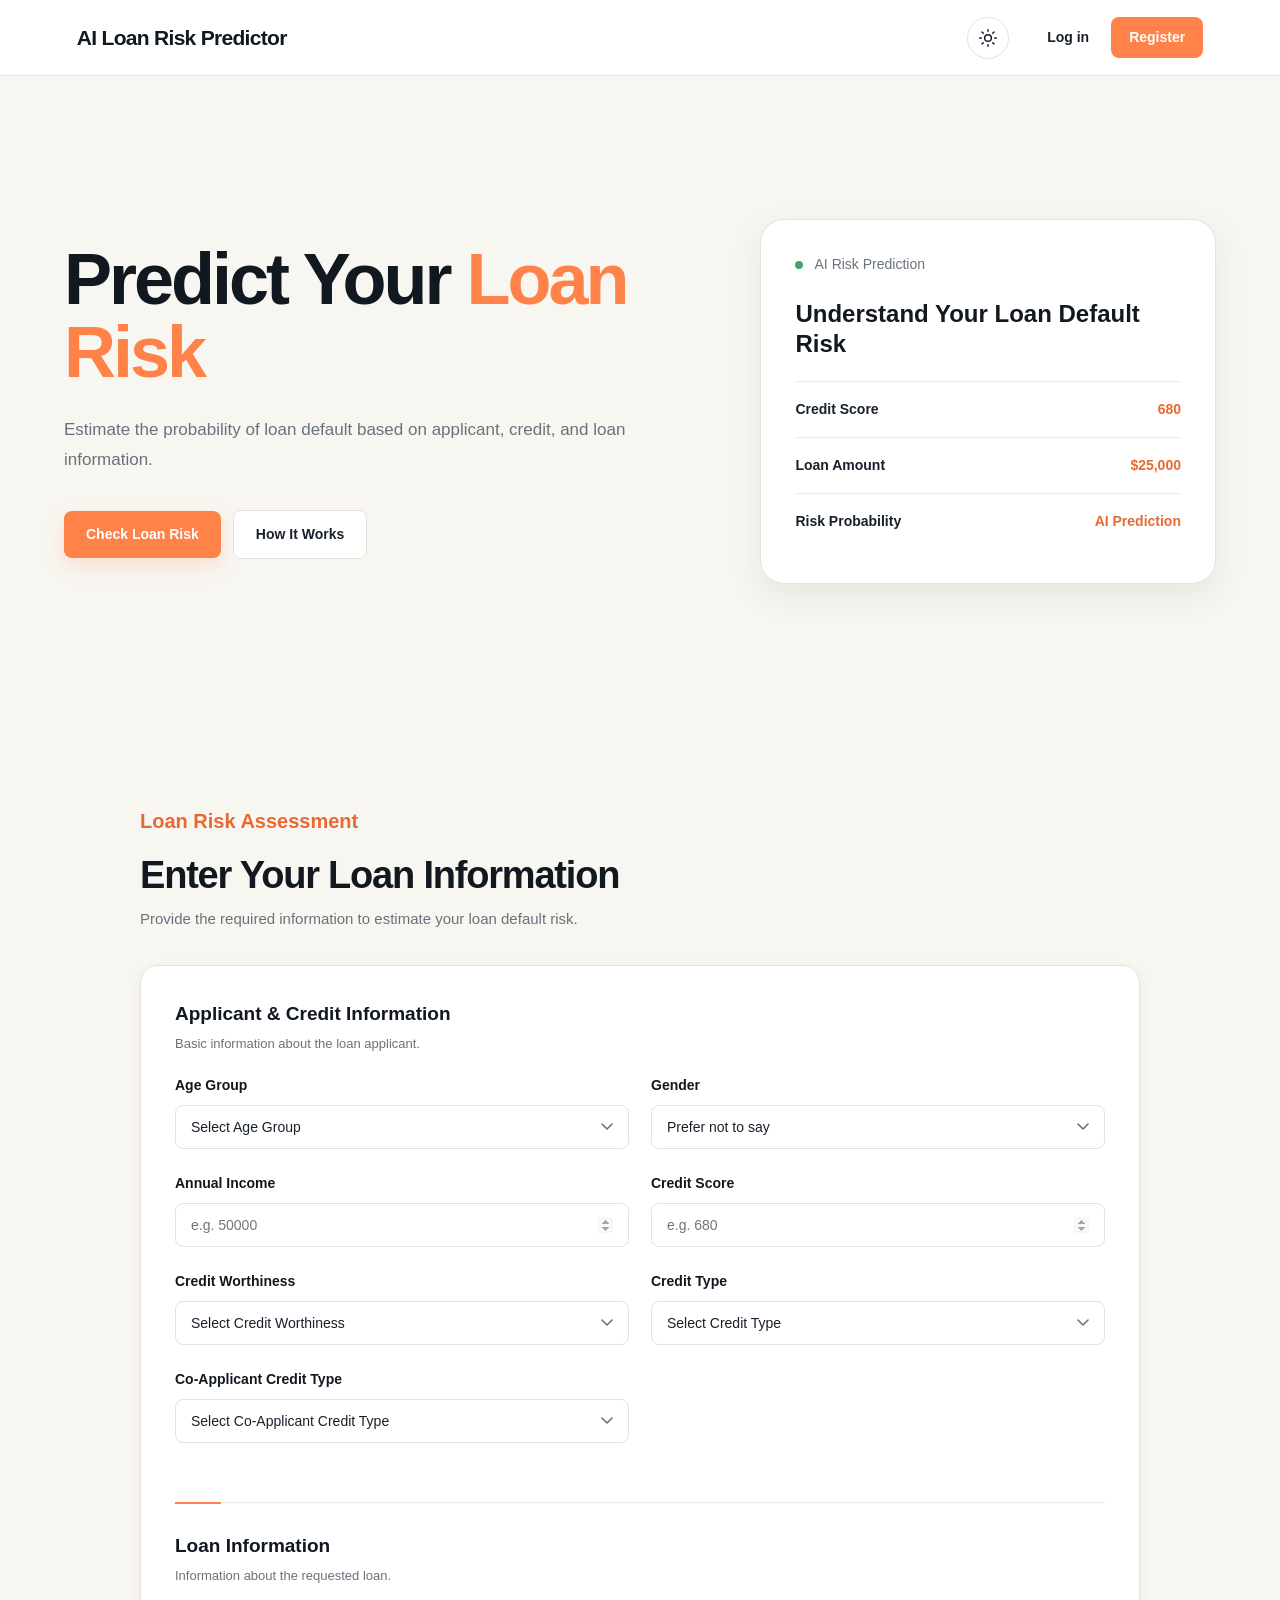
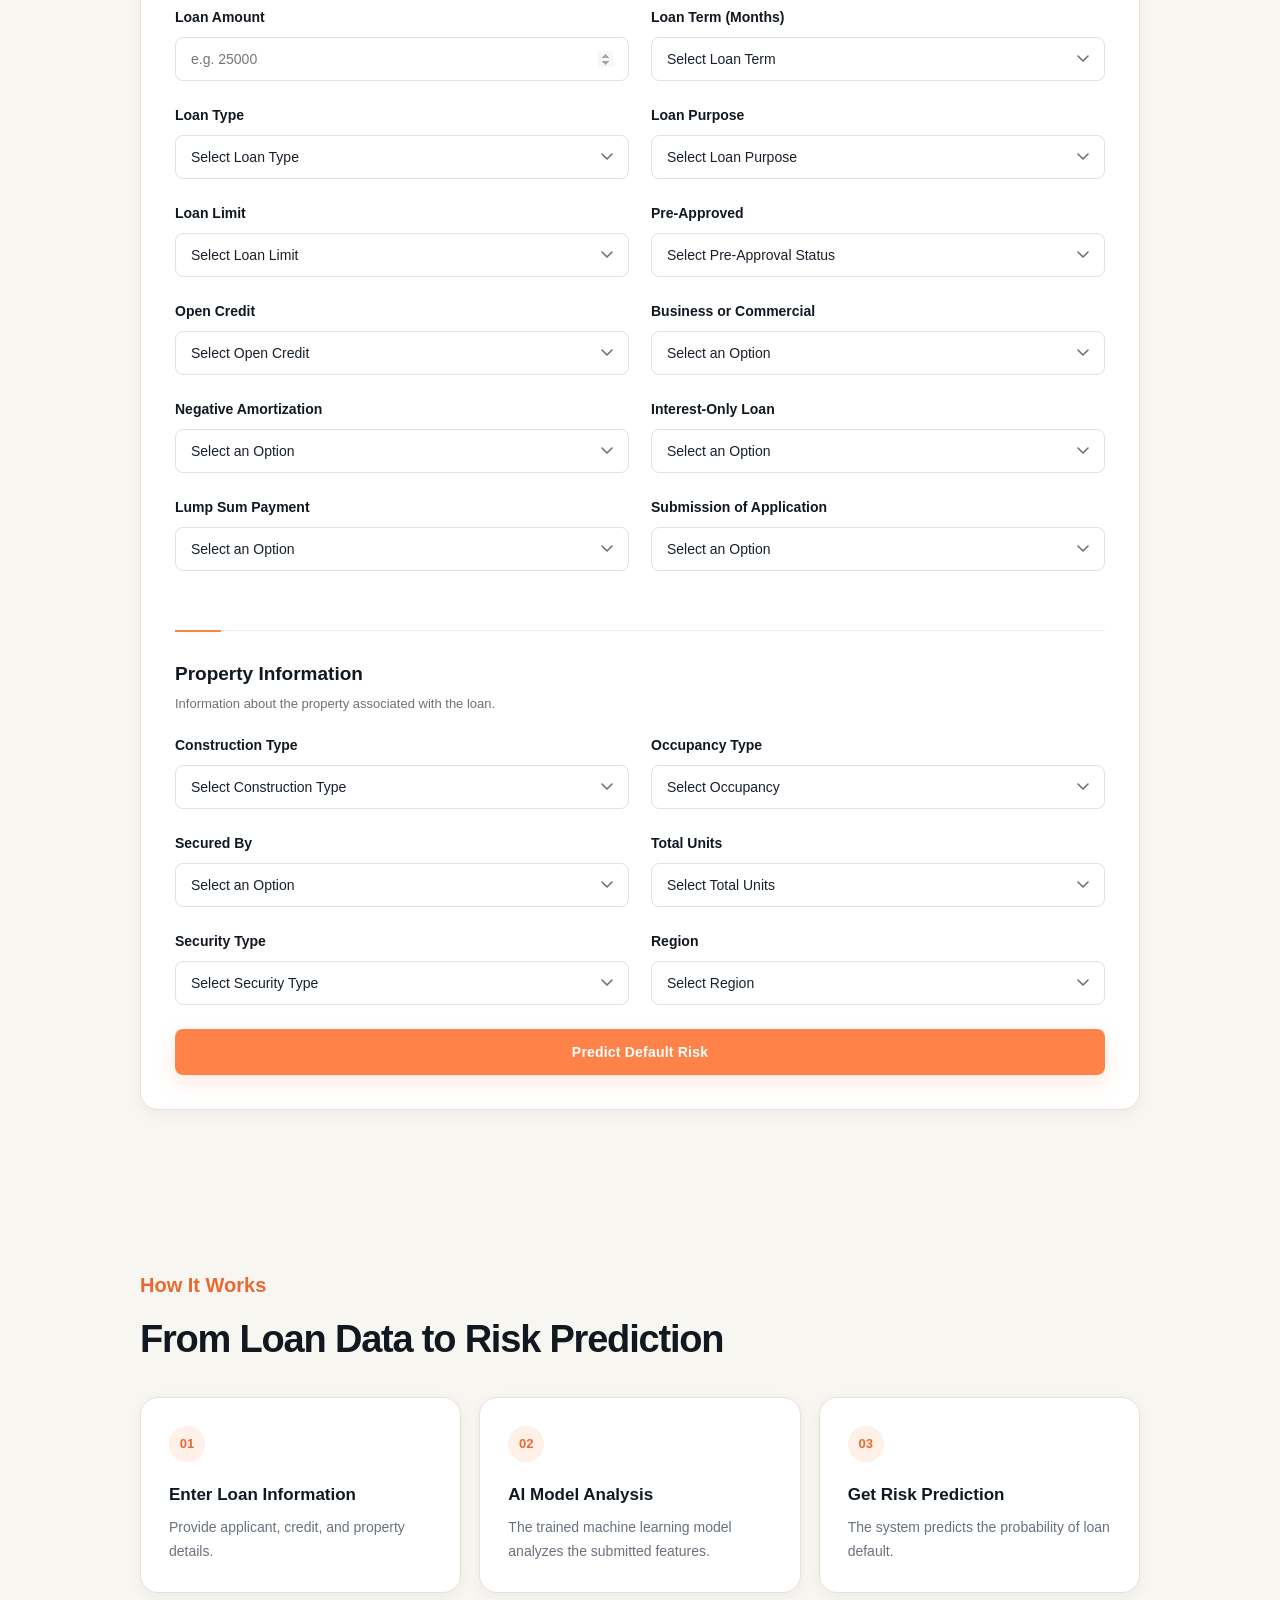
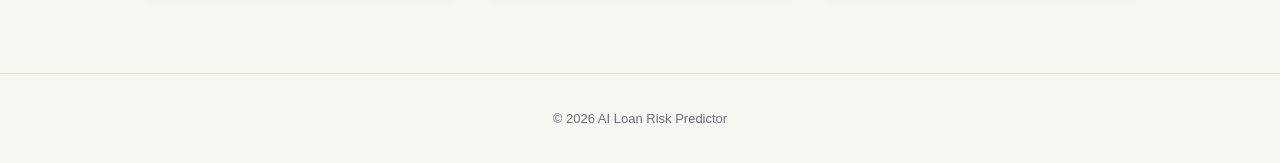
<file: frontend/index.html>
<!DOCTYPE html>
<html lang="en">

<head>
    <meta charset="UTF-8">
    <meta name="viewport" content="width=device-width, initial-scale=1.0">

    <title>AI Loan Risk Predictor</title>

    <link rel="stylesheet" href="css/style.css">
     
    <link rel="icon" type="image/svg+xml" href="./imgs/favicon.svg">
     
</head>

<body class="main-page">

    <!-- ================= NAVBAR ================= -->

    <header class="navbar">

        <div class="logo">
            AI Loan Risk Predictor
        </div>

        <div class="nav-actions">

            <!-- Theme Toggle -->
            <button
                id="theme-toggle"
                class="theme-toggle"
                aria-label="Toggle dark mode"
            >

                <svg
                    id="theme-icon"
                    class="theme-icon"
                    viewBox="0 0 24 24"
                    fill="none"
                >
                    <path
                        d="M21 12.79A9 9 0 1 1 11.21 3
                        7 7 0 0 0 21 12.79Z"
                        stroke="currentColor"
                        stroke-width="1.8"
                        stroke-linecap="round"
                        stroke-linejoin="round"
                    />
                </svg>

            </button>


            <!-- Guest Actions -->

            <div id="guest-actions">

                <a href="login.html" class="nav-link">
                    Log in
                </a>

                <a href="register.html" class="nav-button">
                    Register
                </a>

            </div>


            <!-- User Actions -->

            <div
                id="user-actions"
                class="user-menu hidden"
            >

                <button
                    id="profile-button"
                    class="profile-button"
                >

                    <div
                        class="profile-avatar"
                        id="nav-avatar"
                    >
                        U
                    </div>

                    <span id="nav-username">
                        User
                    </span>

                </button>


                <div
                    id="profile-dropdown"
                    class="profile-dropdown hidden"
                >

                    <a href="profile.html">
                        My Profile
                    </a>

                    <button id="logout-button">
                        Log out
                    </button>

                </div>

            </div>

        </div>

    </header>


    <!-- ================= MAIN ================= -->

    <main>


        <!-- ================= HERO ================= -->

        <section class="hero-section">

            <div class="hero-content">

                <h1>

                    Predict Your
                    <span>Loan Risk</span>

                </h1>

                <p class="hero-description">

                    Estimate the probability of loan default
                    based on applicant, credit, and loan information.

                </p>


                <div class="hero-buttons">

                    <a
                        href="#loan-form"
                        class="primary-button"
                    >
                        Check Loan Risk
                    </a>

                    <a
                        href="#how-it-works"
                        class="secondary-button"
                    >
                        How It Works
                    </a>

                </div>

            </div>


            <!-- ================= HERO CARD ================= -->

            <div class="hero-card">

                <div class="hero-card-header">

                    <span class="status-dot"></span>

                    AI Risk Prediction

                </div>


                <h3>

                    Understand Your
                    Loan Default Risk

                </h3>


                <div class="mini-project">

                    <strong>
                        Credit Score
                    </strong>

                    <span>
                        680
                    </span>

                </div>


                <div class="mini-project">

                    <strong>
                        Loan Amount
                    </strong>

                    <span>
                        $25,000
                    </span>

                </div>


                <div class="mini-project">

                    <strong>
                        Risk Probability
                    </strong>

                    <span>
                        AI Prediction
                    </span>

                </div>

            </div>

        </section>



        <!-- =====================================================
             LOAN FORM
             All field ids below match the exact raw column names
             the trained model's preprocessing pipeline expects.
             All <option value="..."> use the exact category codes
             seen during training (not user-friendly labels) so the
             OneHotEncoder never receives an unseen category.
        ====================================================== -->

        <section
            id="loan-form"
            class="form-section"
        >

            <div class="section-heading">

                <p class="section-label">
                     Loan Risk Assessment
                </p>

                <h2>
                    Enter Your Loan Information
                </h2>

                <p>
                    Provide the required information to
                    estimate your loan default risk.
                </p>

            </div>



            <div class="project-form-card">


                <!-- =================================================
                     APPLICANT & CREDIT INFORMATION
                ================================================== -->

                <div class="form-section-title">

                    <h3>
                        Applicant &amp; Credit Information
                    </h3>

                    <p>
                        Basic information about the loan applicant.
                    </p>

                </div>


                <div class="form-grid">


                    <!-- age (ordinal: <25, 25-34, 35-44, 45-54, 55-64, 65-74, >74) -->

                    <div class="input-group">

                        <label for="age">
                            Age Group
                        </label>

                        <select id="age">

                            <option value="">
                                Select Age Group
                            </option>

                            <option value="&lt;25">
                                Under 25
                            </option>

                            <option value="25-34">
                                25 - 34
                            </option>

                            <option value="35-44">
                                35 - 44
                            </option>

                            <option value="45-54">
                                45 - 54
                            </option>

                            <option value="55-64">
                                55 - 64
                            </option>

                            <option value="65-74">
                                65 - 74
                            </option>

                            <option value="&gt;74">
                                Over 74
                            </option>

                        </select>

                    </div>


                    <!-- Gender (Male / Female / Joint) -->

                    <div class="input-group">

                        <label for="Gender">
                            Gender
                        </label>

                        <select id="Gender">

                            <option value="">
                                Prefer not to say
                            </option>

                            <option value="Male">
                                Male
                            </option>

                            <option value="Female">
                                Female
                            </option>

                            <option value="Joint">
                                Joint Application
                            </option>

                        </select>

                    </div>


                    <!-- income (numeric) -->

                    <div class="input-group">

                        <label for="income">
                            Annual Income
                        </label>

                        <input
                            type="number"
                            id="income"
                            placeholder="e.g. 50000"
                            min="0"
                        >

                    </div>


                    <!-- Credit_Score (numeric, 300-850) -->

                    <div class="input-group">

                        <label for="Credit_Score">
                            Credit Score
                        </label>

                        <input
                            type="number"
                            id="Credit_Score"
                            placeholder="e.g. 680"
                            min="300"
                            max="850"
                        >

                    </div>


                    <!-- Credit_Worthiness (l1 / l2 - only two levels in training data) -->

                    <div class="input-group">

                        <label for="Credit_Worthiness">
                            Credit Worthiness
                        </label>

                        <select id="Credit_Worthiness">

                            <option value="">
                                Select Credit Worthiness
                            </option>

                            <option value="l1">
                                Level 1
                            </option>

                            <option value="l2">
                                Level 2
                            </option>

                        </select>

                    </div>


                    <!-- credit_type (EXP / EQUI / CRIF / CIB) -->

                    <div class="input-group">

                        <label for="credit_type">
                            Credit Type
                        </label>

                        <select id="credit_type">

                            <option value="">
                                Select Credit Type
                            </option>

                            <option value="CIB">
                                CIB
                            </option>

                            <option value="CRIF">
                                CRIF
                            </option>

                            <option value="EXP">
                                EXP
                            </option>

                            <option value="EQUI">
                                EQUI
                            </option>

                        </select>

                    </div>


                    <!-- co-applicant_credit_type (CIB / EXP) -->

                    <div class="input-group">

                        <label for="co-applicant_credit_type">
                            Co-Applicant Credit Type
                        </label>

                        <select id="co-applicant_credit_type">

                            <option value="">
                                Select Co-Applicant Credit Type
                            </option>

                            <option value="CIB">
                                CIB
                            </option>

                            <option value="EXP">
                                EXP
                            </option>

                        </select>

                    </div>

                </div>



                <!-- =================================================
                     LOAN INFORMATION
                ================================================== -->

                <div class="form-section-title">

                    <h3>
                        Loan Information
                    </h3>

                    <p>
                        Information about the requested loan.
                    </p>

                </div>


                <div class="form-grid">


                    <!-- loan_amount (numeric) -->

                    <div class="input-group">

                        <label for="loan_amount">
                            Loan Amount
                        </label>

                        <input
                            type="number"
                            id="loan_amount"
                            placeholder="e.g. 25000"
                            min="0"
                        >

                    </div>


                    <!-- term (numeric, months) -->

                    <div class="input-group">

                        <label for="term">
                            Loan Term (Months)
                        </label>

                        <select id="term">

                            <option value="">
                                Select Loan Term
                            </option>

                            <option value="12">
                                12 Months
                            </option>

                            <option value="24">
                                24 Months
                            </option>

                            <option value="36">
                                36 Months
                            </option>

                            <option value="180">
                                180 Months
                            </option>

                            <option value="360">
                                360 Months
                            </option>

                        </select>

                    </div>


                    <!-- loan_type (type1 / type2 / type3) -->

                    <div class="input-group">

                        <label for="loan_type">
                            Loan Type
                        </label>

                        <select id="loan_type">

                            <option value="">
                                Select Loan Type
                            </option>

                            <option value="type1">
                                Type 1
                            </option>

                            <option value="type2">
                                Type 2
                            </option>

                            <option value="type3">
                                Type 3
                            </option>

                        </select>

                    </div>


                    <!-- loan_purpose (p1 / p2 / p3 / p4) -->

                    <div class="input-group">

                        <label for="loan_purpose">
                            Loan Purpose
                        </label>

                        <select id="loan_purpose">

                            <option value="">
                                Select Loan Purpose
                            </option>

                            <option value="p1">
                                Purpose 1
                            </option>

                            <option value="p2">
                                Purpose 2
                            </option>

                            <option value="p3">
                                Purpose 3
                            </option>

                            <option value="p4">
                                Purpose 4
                            </option>

                        </select>

                    </div>


                    <!-- loan_limit (cf / ncf) -->

                    <div class="input-group">

                        <label for="loan_limit">
                            Loan Limit
                        </label>

                        <select id="loan_limit">

                            <option value="">
                                Select Loan Limit
                            </option>

                            <option value="cf">
                                Conforming
                            </option>

                            <option value="ncf">
                                Non-Conforming
                            </option>

                        </select>

                    </div>


                    <!-- approv_in_adv (nopre / pre) -->

                    <div class="input-group">

                        <label for="approv_in_adv">
                            Pre-Approved
                        </label>

                        <select id="approv_in_adv">

                            <option value="">
                                Select Pre-Approval Status
                            </option>

                            <option value="pre">
                                Pre-Approved
                            </option>

                            <option value="nopre">
                                Not Pre-Approved
                            </option>

                        </select>

                    </div>


                    <!-- open_credit (nopc / opc) -->

                    <div class="input-group">

                        <label for="open_credit">
                            Open Credit
                        </label>

                        <select id="open_credit">

                            <option value="">
                                Select Open Credit
                            </option>

                            <option value="opc">
                                Yes
                            </option>

                            <option value="nopc">
                                No
                            </option>

                        </select>

                    </div>


                    <!-- business_or_commercial (nob/c / b/c) -->

                    <div class="input-group">

                        <label for="business_or_commercial">
                            Business or Commercial
                        </label>

                        <select id="business_or_commercial">

                            <option value="">
                                Select an Option
                            </option>

                            <option value="b/c">
                                Business / Commercial
                            </option>

                            <option value="nob/c">
                                Not Business / Commercial
                            </option>

                        </select>

                    </div>


                    <!-- Neg_ammortization (not_neg / neg_amm) -->

                    <div class="input-group">

                        <label for="Neg_ammortization">
                            Negative Amortization
                        </label>

                        <select id="Neg_ammortization">

                            <option value="">
                                Select an Option
                            </option>

                            <option value="neg_amm">
                                Yes
                            </option>

                            <option value="not_neg">
                                No
                            </option>

                        </select>

                    </div>


                    <!-- interest_only (not_int / int_only) -->

                    <div class="input-group">

                        <label for="interest_only">
                            Interest-Only Loan
                        </label>

                        <select id="interest_only">

                            <option value="">
                                Select an Option
                            </option>

                            <option value="int_only">
                                Yes
                            </option>

                            <option value="not_int">
                                No
                            </option>

                        </select>

                    </div>


                    <!-- lump_sum_payment (not_lpsm / lpsm) -->

                    <div class="input-group">

                        <label for="lump_sum_payment">
                            Lump Sum Payment
                        </label>

                        <select id="lump_sum_payment">

                            <option value="">
                                Select an Option
                            </option>

                            <option value="lpsm">
                                Yes
                            </option>

                            <option value="not_lpsm">
                                No
                            </option>

                        </select>

                    </div>


                    <!-- submission_of_application (to_inst / not_inst) -->

                    <div class="input-group">

                        <label for="submission_of_application">
                            Submission of Application
                        </label>

                        <select id="submission_of_application">

                            <option value="">
                                Select an Option
                            </option>

                            <option value="to_inst">
                                To Institution
                            </option>

                            <option value="not_inst">
                                Not to Institution
                            </option>

                        </select>

                    </div>

                </div>



                <!-- =================================================
                     PROPERTY INFORMATION
                ================================================== -->

                <div class="form-section-title">

                    <h3>
                        Property Information
                    </h3>

                    <p>
                        Information about the property associated
                        with the loan.
                    </p>

                </div>


                <div class="form-grid">


                    <!-- construction_type (sb / mh) -->

                    <div class="input-group">

                        <label for="construction_type">
                            Construction Type
                        </label>

                        <select id="construction_type">

                            <option value="">
                                Select Construction Type
                            </option>

                            <option value="sb">
                                Site Built
                            </option>

                            <option value="mh">
                                Manufactured Housing
                            </option>

                        </select>

                    </div>


                    <!-- occupancy_type (pr / sr / ir) -->

                    <div class="input-group">

                        <label for="occupancy_type">
                            Occupancy Type
                        </label>

                        <select id="occupancy_type">

                            <option value="">
                                Select Occupancy
                            </option>

                            <option value="pr">
                                Primary Residence
                            </option>

                            <option value="sr">
                                Secondary Residence
                            </option>

                            <option value="ir">
                                Investment
                            </option>

                        </select>

                    </div>


                    <!-- Secured_by (home / land) -->

                    <div class="input-group">

                        <label for="Secured_by">
                            Secured By
                        </label>

                        <select id="Secured_by">

                            <option value="">
                                Select an Option
                            </option>

                            <option value="home">
                                Home
                            </option>

                            <option value="land">
                                Land
                            </option>

                        </select>

                    </div>


                    <!-- total_units (1U / 2U / 3U / 4U) -->

                    <div class="input-group">

                        <label for="total_units">
                            Total Units
                        </label>

                        <select id="total_units">

                            <option value="">
                                Select Total Units
                            </option>

                            <option value="1U">
                                1 Unit
                            </option>

                            <option value="2U">
                                2 Units
                            </option>

                            <option value="3U">
                                3 Units
                            </option>

                            <option value="4U">
                                4 Units
                            </option>

                        </select>

                    </div>


                    <!-- Security_Type (direct / Indirect) -->

                    <div class="input-group">

                        <label for="Security_Type">
                            Security Type
                        </label>

                        <select id="Security_Type">

                            <option value="">
                                Select Security Type
                            </option>

                            <option value="direct">
                                Direct
                            </option>

                            <option value="Indirect">
                                Indirect
                            </option>

                        </select>

                    </div>


                    <!-- Region (south / North / central / North-East) -->

                    <div class="input-group">

                        <label for="Region">
                            Region
                        </label>

                        <select id="Region">

                            <option value="">
                                Select Region
                            </option>

                            <option value="North">
                                North
                            </option>

                            <option value="North-East">
                                North-East
                            </option>

                            <option value="south">
                                South
                            </option>

                            <option value="central">
                                Central
                            </option>

                        </select>

                    </div>

                </div>



                <!-- =================================================
                     PREDICT BUTTON
                ================================================== -->

                <button
                    id="predict-button"
                    class="recommend-button"
                    type="button"
                >

                    Predict Default Risk

                </button>


                <p
                    id="prediction-error"
                    class="prediction-error hidden"
                ></p>

            </div>

        </section>



        <!-- =====================================================
             RESULT
        ====================================================== -->

        <section
            id="prediction-result"
            class="recommendations-section hidden"
        >

            <div class="section-heading">

                <p class="section-label">
                    AI Prediction
                </p>

                <h2>
                    Your Loan Risk Result
                </h2>

            </div>


            <div class="result-card">


                <div class="result-header">

                    <div>

                        <p class="result-label">
                            Default Risk
                        </p>

                        <h3 id="risk-level">
                            High Risk
                        </h3>

                    </div>


                    <div class="risk-badge" id="risk-badge">
                        High Risk
                    </div>

                </div>


                <div class="probability-box">

                    <span id="risk-probability">
                        72.4%
                    </span>

                    <p>
                        Default Probability
                    </p>

                </div>


                <div class="result-details">


                    <div class="result-detail">

                        <span>
                            Age Group
                        </span>

                        <strong id="result-age">
                            —
                        </strong>

                    </div>


                    <div class="result-detail">

                        <span>
                            Credit Score
                        </span>

                        <strong id="result-credit-score">
                            —
                        </strong>

                    </div>


                    <div class="result-detail">

                        <span>
                            Loan Amount
                        </span>

                        <strong id="result-loan-amount">
                            —
                        </strong>

                    </div>


                    <div class="result-detail">

                        <span>
                            Region
                        </span>

                        <strong id="result-region">
                            —
                        </strong>

                    </div>

                </div>


                <div class="result-note">

                    <p>
                        This prediction is generated based on
                        the information provided above.
                    </p>

                </div>


                <button
                    id="predict-again"
                    class="recommend-button"
                    type="button"
                >

                    Predict Again

                </button>

            </div>

        </section>



        <!-- =====================================================
             HOW IT WORKS
        ====================================================== -->

        <section
            id="how-it-works"
            class="how-section"
        >

            <div class="section-heading">

                <p class="section-label">
                    How It Works
                </p>

                <h2>
                    From Loan Data to Risk Prediction
                </h2>

            </div>


            <div class="steps">


                <!-- STEP 01 -->

                <div class="step-card">

                    <div class="step-number">
                        01
                    </div>

                    <h3>
                        Enter Loan Information
                    </h3>

                    <p>
                        Provide applicant, credit,
                        and property details.
                    </p>

                </div>


                <!-- STEP 02 -->

                <div class="step-card">

                    <div class="step-number">
                        02
                    </div>

                    <h3>
                        AI Model Analysis
                    </h3>

                    <p>
                        The trained machine learning model
                        analyzes the submitted features.
                    </p>

                </div>


                <!-- STEP 03 -->

                <div class="step-card">

                    <div class="step-number">
                        03
                    </div>

                    <h3>
                        Get Risk Prediction
                    </h3>

                    <p>
                        The system predicts the probability
                        of loan default.
                    </p>

                </div>

            </div>

        </section>

    </main>



    <!-- ================= FOOTER ================= -->

    <footer class="footer">

        <p>
            © 2026 AI Loan Risk Predictor
        </p>

    </footer>



    <!-- ================= JAVASCRIPT ================= -->

    <script src="js/config.js"></script>
    <script src="js/main.js"></script>

</body>

</html>
</file>
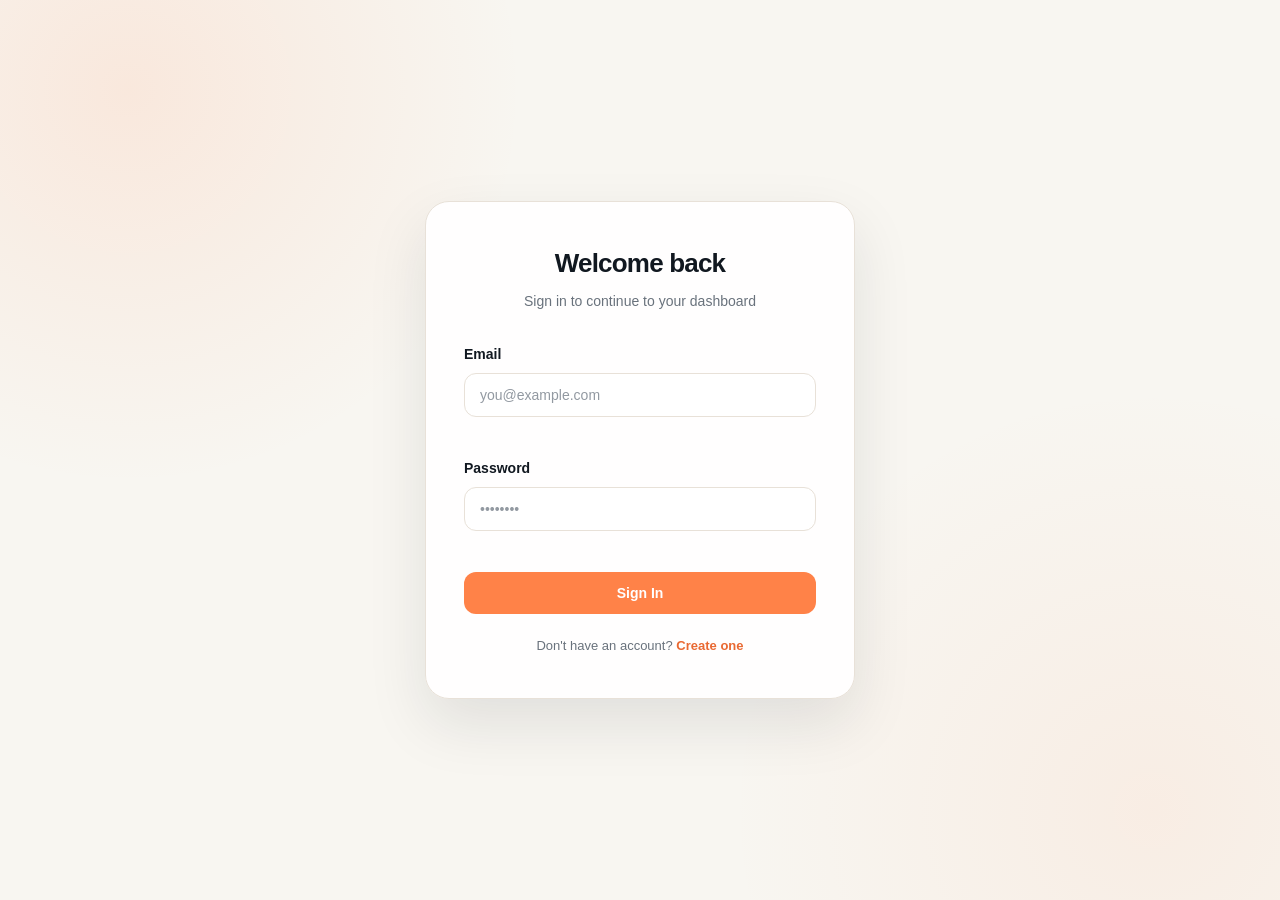
<file: frontend/login.html>
<!DOCTYPE html>
<html lang="en">
<head>
<meta charset="UTF-8">
<meta name="viewport" content="width=device-width, initial-scale=1.0">
<title>Sign In</title>
<link rel="stylesheet" href="css/style.css">
 <link rel="icon" type="image/svg+xml" href="./imgs/favicon.svg">
    
</head>
<body class="auth-page">

<div class="auth-wrapper">
  <div class="glass-card">

    <div class="brand">
      <h1>Welcome back</h1>
      <p>Sign in to continue to your dashboard</p>
    </div>

    <div id="banner" class="banner error"></div>

    <form id="login-form" novalidate>
      <div class="form-group">
        <label for="email">Email</label>
        <input type="email" id="email" placeholder="you@example.com" autocomplete="email">
        <div class="field-error" id="email-error"></div>
      </div>

      <div class="form-group">
        <label for="password">Password</label>
        <input type="password" id="password" placeholder="••••••••" autocomplete="current-password">
        <div class="field-error" id="password-error"></div>
      </div>

      

      <button type="submit" class="btn-primary" id="submit-btn">Sign In</button>
    </form>

    

    <div class="form-footer">
      Don't have an account? <a href="register.html">Create one</a>
    </div>

  </div>
</div>

<script src="js/main.js"></script>
<script src="./js/config.js"></script>
<script src="js/auth.js"></script>
</body>
</html>
</file>
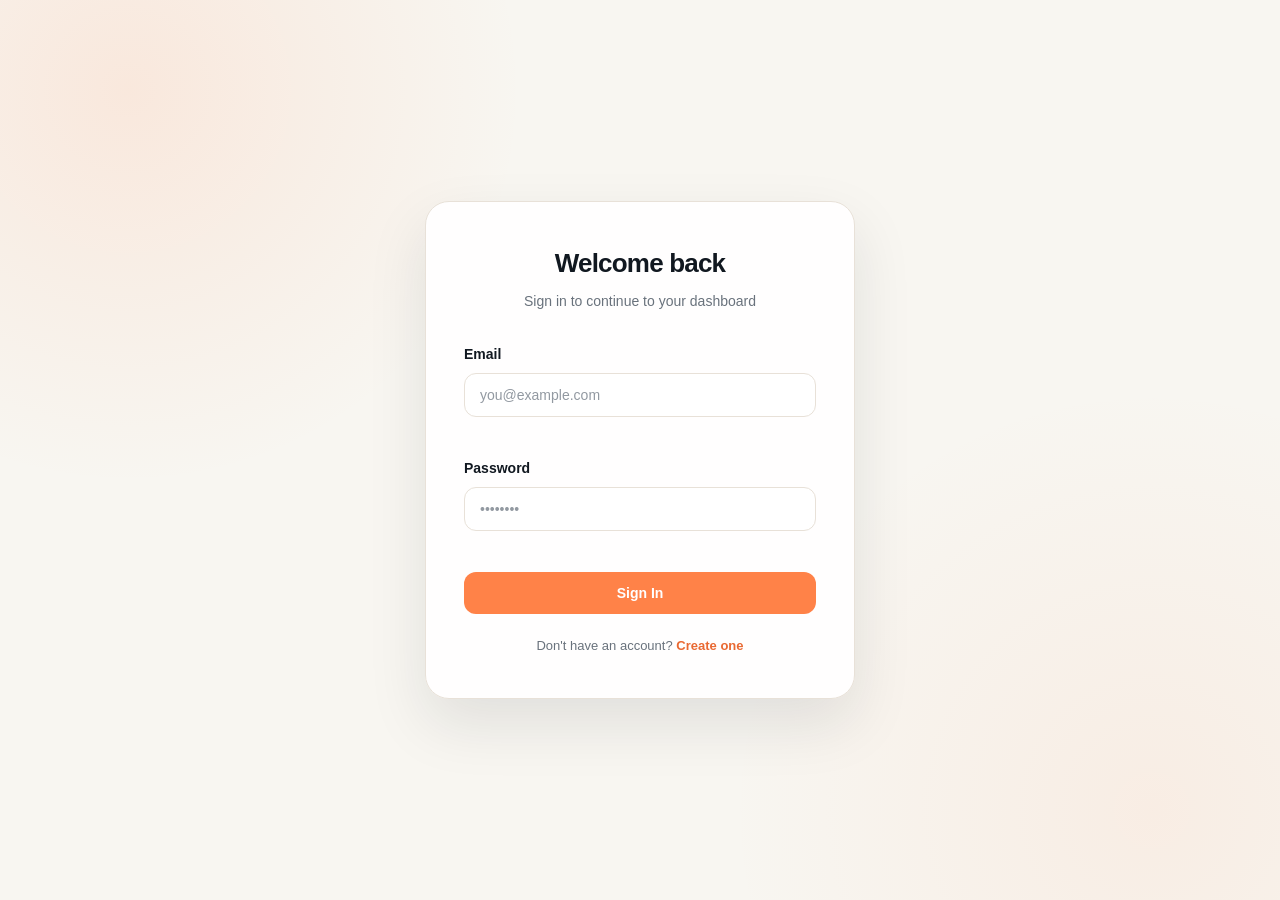
<file: frontend/profile.html>
<!DOCTYPE html>
<html lang="en">

<head>

    <meta charset="UTF-8">

    <meta
        name="viewport"
        content="width=device-width, initial-scale=1.0"
    >

    <title>
        My Profile
    </title>

    <link
        rel="stylesheet"
        href="css/style.css"
    >
    <link rel="icon" type="image/svg+xml" href="./imgs/favicon.svg">
</head>


<body class="main-page">


    <!-- ================= NAVBAR ================= -->

    <header class="navbar">

        <div class="logo">
            AI Loan Risk Predictor
        </div>

        <div class="nav-actions">

            <!-- Theme Toggle -->
            <button
                id="theme-toggle"
                class="theme-toggle"
                aria-label="Toggle dark mode"
            >

                <svg
                    id="theme-icon"
                    class="theme-icon"
                    viewBox="0 0 24 24"
                    fill="none"
                >
                    <path
                        d="M21 12.79A9 9 0 1 1 11.21 3
                        7 7 0 0 0 21 12.79Z"
                        stroke="currentColor"
                        stroke-width="1.8"
                        stroke-linecap="round"
                        stroke-linejoin="round"
                    />
                </svg>

            </button>


            <!-- Guest Actions -->

            <div id="guest-actions" class="hidden">

                <a href="login.html" class="nav-link">
                    Log in
                </a>

                <a href="register.html" class="nav-button">
                    Register
                </a>

            </div>


            <!-- User Actions -->

            <div
                id="user-actions"
                class="user-menu"
            >

                <button
                    id="profile-button"
                    class="profile-button"
                >

                    <div
                        class="profile-avatar"
                        id="nav-avatar"
                    >
                        U
                    </div>

                    <span id="nav-username">
                        User
                    </span>

                </button>


                <div
                    id="profile-dropdown"
                    class="profile-dropdown hidden"
                >

                    <a href="profile.html">
                        My Profile
                    </a>

                    <button id="logout-button">
                        Log out
                    </button>

                </div>

            </div>

        </div>

    </header>


    <!-- ================= MAIN ================= -->

    <main>


        <div class="page-shell">


            <!-- ================= TOP BAR ================= -->

            <div class="top-bar">

                <h1>
                    My Profile
                </h1>

                <button
                    class="btn-logout"
                    id="logout-btn"
                    type="button"
                >
                    Log out
                </button>

            </div>


            <!-- ================= BANNER ================= -->

            <div
                id="banner"
                class="banner error"
            ></div>



            <!-- ================= PROFILE CARD ================= -->

            <div class="profile-card">


                <!-- ================= PROFILE HEADER ================= -->

                <div class="profile-header">

                    <div
                        class="avatar-circle"
                        id="avatar-initial"
                    >
                        ?
                    </div>


                    <div>

                        <div
                            class="name"
                            id="display-name"
                        >
                            Loading…
                        </div>


                        <div
                            class="email"
                            id="display-email"
                        >
                        </div>

                    </div>

                </div>



                <!-- ================= PROFILE FORM ================= -->

                <form
                    id="profile-form"
                    novalidate
                >


                    <div class="profile-grid">


                        <!-- ================= FULL NAME ================= -->

                        <div class="form-group">

                            <label for="full_name">
                                Full Name
                            </label>

                            <input
                                type="text"
                                id="full_name"
                                disabled
                            >

                        </div>



                        <!-- ================= EMAIL ================= -->

                        <div class="form-group">

                            <label for="email">
                                Email
                            </label>

                            <input
                                type="email"
                                id="email"
                                disabled
                            >

                        </div>


                    </div>



                    <!-- ================= ACTIONS ================= -->

                    <div class="profile-actions">


                        <button
                            type="button"
                            class="btn-secondary"
                            id="edit-btn"
                        >
                            Edit Profile
                        </button>


                        <button
                            type="submit"
                            class="btn-primary"
                            id="save-btn"
                            style="display: none;"
                        >
                            Save Changes
                        </button>


                    </div>


                </form>


            </div>

        </div>

    </main>


    <!-- ================= FOOTER ================= -->

    <footer class="footer">

        <p>
            © 2026 AI Loan Risk Predictor
        </p>

    </footer>



    <script src="js/config.js"></script>
    <script src="js/main.js"></script>
    <script src="js/profile.js"></script>

</body>

</html>
</file>
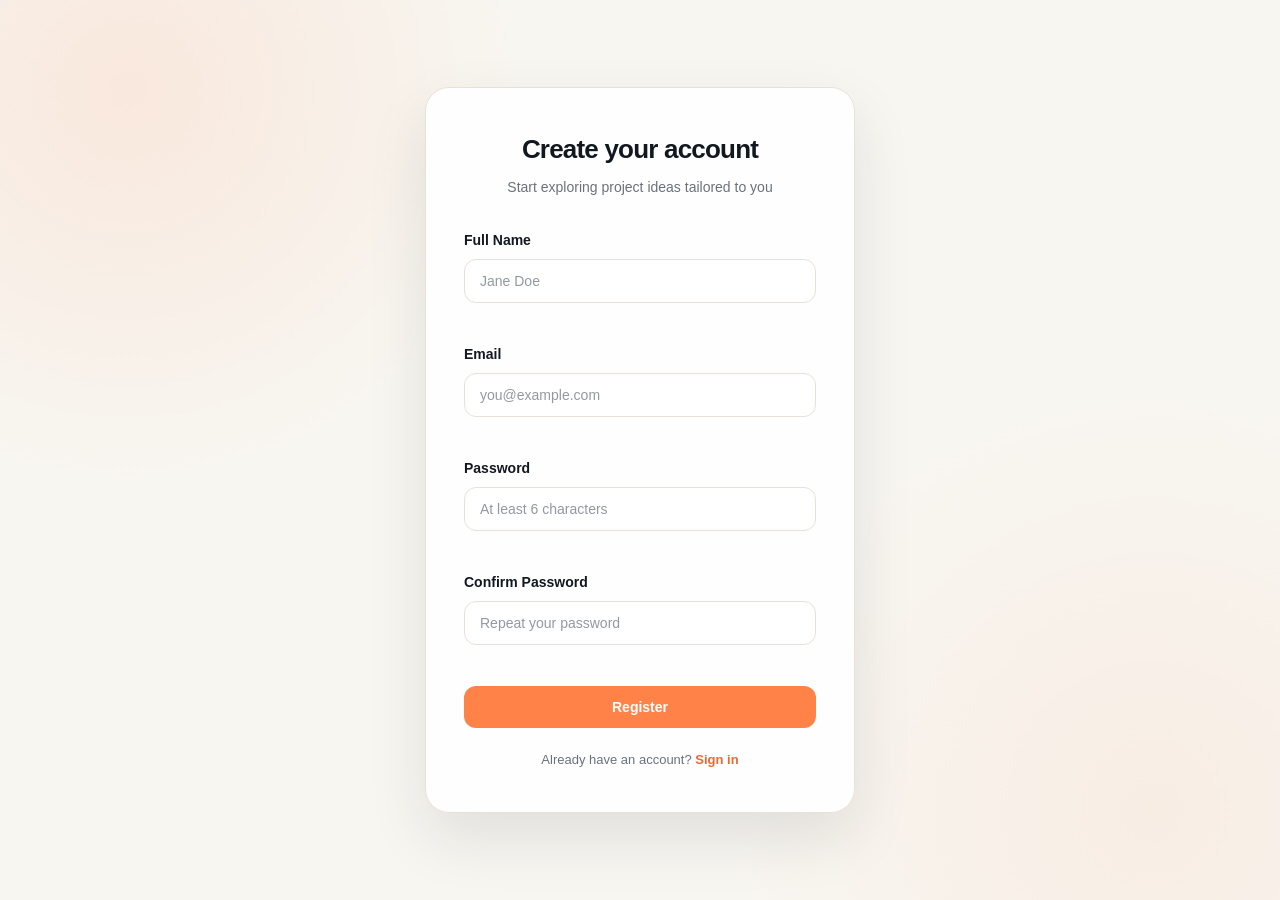
<file: frontend/register.html>
<!DOCTYPE html>
<html lang="en">
<head>
<meta charset="UTF-8">
<meta name="viewport" content="width=device-width, initial-scale=1.0">
<title>Create Account</title>
<link rel="stylesheet" href="css/style.css">
<link rel="icon" type="image/svg+xml" href="./imgs/favicon.svg">
</head>
<body class="auth-page">

<div class="auth-wrapper">
  <div class="glass-card">

    <div class="brand">
      <h1>Create your account</h1>
      <p>Start exploring project ideas tailored to you</p>
    </div>

    <div id="banner" class="banner error"></div>

    <form id="register-form" novalidate>
      <div class="form-group">
        <label for="full_name">Full Name</label>
        <input type="text" id="full_name" placeholder="Jane Doe" autocomplete="name">
        <div class="field-error" id="full_name-error"></div>
      </div>

      <div class="form-group">
        <label for="email">Email</label>
        <input type="email" id="email" placeholder="you@example.com" autocomplete="email">
        <div class="field-error" id="email-error"></div>
      </div>

      <div class="form-group">
        <label for="password">Password</label>
        <input type="password" id="password" placeholder="At least 6 characters" autocomplete="new-password">
        <div class="field-error" id="password-error"></div>
      </div>

      <div class="form-group">
        <label for="confirm_password">Confirm Password</label>
        <input type="password" id="confirm_password" placeholder="Repeat your password" autocomplete="new-password">
        <div class="field-error" id="confirm_password-error"></div>
      </div>

      <button type="submit" class="btn-primary" id="submit-btn">Register</button>
    </form>

    <div class="form-footer">
      Already have an account? <a href="login.html">Sign in</a>
    </div>

  </div>
</div>

<script src="js/main.js"></script>
<script src="./js/config.js"></script>
<script src="js/auth.js"></script>
</body>
</html>
</file>
<file: frontend/css/style.css>
/* =========================================================
   1. DESIGN TOKENS
   ========================================================= */

:root {
    --bg: #f8f6f1;
    --surface: #ffffff;
    --surface-soft: #fcfaf6;

    --primary: #ff8248;
    --primary-dark: #e96932;
    --primary-light: #fff0e8;

    --text: #18212b;
    --text-dark: #111820;
    --muted: #69727c;
    --muted-light: #9299a1;

    --border: #e8e1d8;
    --border-light: #f0ebe4;

    --success: #43a66a;
    --success-light: #eef9f2;
    --warning: #c98a17;
    --warning-light: #fff8e6;
    --error: #d9534f;
    --error-light: #fff0ef;

    --shadow-sm:
        0 4px 15px rgba(24, 33, 43, 0.05);

    --shadow-md:
        0 12px 35px rgba(24, 33, 43, 0.08);

    --shadow-lg:
        0 25px 60px rgba(24, 33, 43, 0.10);

    --radius-sm: 8px;
    --radius-md: 12px;
    --radius-lg: 18px;
    --radius-xl: 24px;

    --font-body:
        Inter,
        "Segoe UI",
        Arial,
        Helvetica,
        sans-serif;

    --font-heading:
        Inter,
        "Segoe UI",
        Arial,
        Helvetica,
        sans-serif;

    color-scheme: light;
}


/* =========================================================
   DARK MODE TOKENS
   ========================================================= */

body.dark-mode {
    --bg: #171614;
    --surface: #211f1c;
    --surface-soft: #25221f;

    --primary: #ff8a4c;
    --primary-dark: #ff7335;
    --primary-light: rgba(255, 138, 76, 0.14);

    --text: #ffffff;
    --text-dark: #ffffff;
    --muted: #b8b3ad;
    --muted-light: #77716a;

    --border: #39342e;
    --border-light: #2d2924;

    --success: #56c087;
    --success-light: rgba(67, 166, 106, 0.15);
    --warning: #e0a83f;
    --warning-light: rgba(201, 138, 23, 0.15);
    --error: #ef6b67;
    --error-light: rgba(217, 83, 79, 0.15);

    color-scheme: dark;
}


/* =========================================================
   RESET
   ========================================================= */

* {
    box-sizing: border-box;
    margin: 0;
    padding: 0;
}

html {
    scroll-behavior: smooth;
}

body {
    min-height: 100vh;
    font-family: var(--font-body);
    color: var(--text);
    background: var(--bg);
    line-height: 1.5;
    overflow-x: hidden;
}

button,
input,
textarea,
select {
    font-family: inherit;
}

button {
    cursor: pointer;
}

a {
    color: inherit;
}


/* =========================================================
   GENERAL UTILITIES
   ========================================================= */

.hidden {
    display: none !important;
}


/* =========================================================
   AUTHENTICATION PAGES
   LOGIN / REGISTER
   ========================================================= */

body.auth-page {
    background:
        radial-gradient(
            circle at 10% 10%,
            rgba(255, 130, 72, 0.12),
            transparent 28%
        ),
        radial-gradient(
            circle at 90% 90%,
            rgba(255, 130, 72, 0.08),
            transparent 30%
        ),
        var(--bg);

    color: var(--text);
}


/* Authentication wrapper */

.auth-wrapper {
    min-height: 100vh;
    display: flex;
    align-items: center;
    justify-content: center;
    padding: 40px 20px;
    position: relative;
}


/* Authentication card */

.glass-card {
    width: 100%;
    max-width: 430px;

    background: rgba(255, 255, 255, 0.94);

    border: 1px solid var(--border);
    border-radius: var(--radius-xl);

    padding: 42px 38px;

    box-shadow: var(--shadow-lg);

    position: relative;
    z-index: 2;
}


/* Brand */

.brand {
    text-align: center;
    margin-bottom: 32px;
}

.brand h1 {
    color: var(--text-dark);
    font-size: 26px;
    font-weight: 750;
    letter-spacing: -0.8px;
}

.brand p {
    color: var(--muted);
    font-size: 14px;
    margin-top: 8px;
}


/* Forms */

.form-group {
    margin-bottom: 20px;
}

.form-group label {
    display: block;
    margin-bottom: 8px;

    color: var(--text-dark);

    font-size: 14px;
    font-weight: 600;
}

.form-group input,
.form-group textarea {
    width: 100%;

    padding: 13px 15px;

    background: var(--surface);

    border: 1px solid var(--border);
    border-radius: var(--radius-md);

    color: var(--text);

    font-size: 14px;
    outline: none;

    transition:
        border-color .2s ease,
        box-shadow .2s ease,
        background .2s ease;
}

.form-group input::placeholder,
.form-group textarea::placeholder {
    color: var(--muted-light);
}

.form-group input:focus,
.form-group textarea:focus {
    border-color: var(--primary);

    box-shadow:
        0 0 0 3px rgba(255, 130, 72, 0.12);

    background: var(--surface);
}

.form-group input:disabled {
    opacity: .6;
    cursor: not-allowed;
}


/* Error */

.field-error {
    color: var(--error);
    font-size: 12px;
    margin-top: 6px;
    min-height: 15px;
}


/* Primary button */

.btn-primary {
    width: 100%;

    padding: 13px 18px;

    border: none;
    border-radius: var(--radius-md);

    background: var(--primary);
    color: white;

    font-size: 14px;
    font-weight: 700;

    transition:
        background .2s ease,
        transform .2s ease,
        box-shadow .2s ease;
}

.btn-primary:hover {
    background: var(--primary-dark);

    transform: translateY(-1px);

    box-shadow:
        0 8px 20px rgba(255, 130, 72, 0.22);
}

.btn-primary:disabled {
    opacity: .6;
    cursor: not-allowed;
    transform: none;
    box-shadow: none;
}


/* Footer */

.form-footer {
    text-align: center;
    margin-top: 22px;

    color: var(--muted);
    font-size: 13px;
}

.form-footer a {
    color: var(--primary-dark);
    text-decoration: none;
    font-weight: 700;
}

.form-footer a:hover {
    text-decoration: underline;
}


/* Forgot password */

.forgot-link {
    text-align: right;
    margin: -8px 0 18px;
}

.forgot-link a {
    color: var(--muted);
    font-size: 12px;
    text-decoration: none;
}

.forgot-link a:hover {
    color: var(--primary-dark);
}


/* Divider */

.divider {
    display: flex;
    align-items: center;
    gap: 12px;

    margin: 24px 0;

    color: var(--muted);
    font-size: 12px;
}

.divider::before,
.divider::after {
    content: "";
    flex: 1;
    height: 1px;
    background: var(--border);
}


/* Social buttons */

.social-row {
    display: flex;
    gap: 10px;
}

.social-btn {
    flex: 1;

    padding: 11px;

    border: 1px solid var(--border);
    border-radius: var(--radius-md);

    background: var(--surface);
    color: var(--text);

    font-size: 13px;
    opacity: .65;
}


/* Banners */

.banner {
    display: none;

    padding: 11px 14px;

    border-radius: var(--radius-md);

    margin-bottom: 18px;

    font-size: 13px;
}

.banner.show {
    display: block;
}

.banner.error {
    background: var(--error-light);
    border: 1px solid #f3c7c5;
    color: var(--error);
}

.banner.success {
    background: var(--success-light);
    border: 1px solid #c7e8d2;
    color: var(--success);
}


/* =========================================================
   MAIN PAGE
   ========================================================= */

.main-page {
    min-height: 100vh;

    background: var(--bg);
    color: var(--text);

    font-family: var(--font-body);
}


/* =========================================================
   NAVBAR
   ========================================================= */

.navbar {
    height: 76px;

    padding: 0 6%;

    display: flex;
    align-items: center;
    justify-content: space-between;

    background: rgba(255, 255, 255, 0.96);

    border-bottom: 1px solid var(--border);

    position: sticky;
    top: 0;
    z-index: 100;

    backdrop-filter: blur(12px);
}


/* Logo */

.logo {
    color: var(--text-dark);

    font-size: 21px;
    font-weight: 800;

    letter-spacing: -0.7px;
}


/* Nav actions */

.nav-actions {
    display: flex;
    align-items: center;
    gap: 20px;
}

#guest-actions {
    display: flex;
    align-items: center;
    gap: 22px;
}


/* Login link */

.nav-link {
    color: var(--text);

    text-decoration: none;

    font-size: 14px;
    font-weight: 600;

    transition: color .2s ease;
}

.nav-link:hover {
    color: var(--primary-dark);
}


/* Register button */

.nav-button {
    display: inline-flex;
    align-items: center;
    justify-content: center;

    padding: 10px 18px;

    border-radius: var(--radius-sm);

    background: var(--primary);
    color: white;

    text-decoration: none;

    font-size: 14px;
    font-weight: 700;

    transition:
        background .2s ease,
        transform .2s ease;
}

.nav-button:hover {
    background: var(--primary-dark);
    transform: translateY(-1px);
}


/* =========================================================
   USER PROFILE MENU
   ========================================================= */

.user-menu {
    position: relative;
}


/* Profile button */

.profile-button {
    display: flex;
    align-items: center;

    gap: 10px;

    padding: 4px 0;

    border: none;

    background: transparent;

    color: var(--text);

    font-size: 14px;
    font-weight: 600;
}


/* Avatar */

.profile-avatar {
    width: 40px;
    height: 40px;

    display: flex;
    align-items: center;
    justify-content: center;

    border-radius: 50%;

    background: var(--primary);
    color: white;

    font-size: 14px;
    font-weight: 800;

    box-shadow:
        0 4px 12px rgba(255, 130, 72, .22);
}


/* Dropdown */

.profile-dropdown {
    position: absolute;

    top: 52px;
    right: 0;

    width: 175px;

    padding: 8px;

    background: var(--surface);

    border: 1px solid var(--border);
    border-radius: var(--radius-md);

    box-shadow: var(--shadow-md);

    z-index: 200;
}

.profile-dropdown a,
.profile-dropdown button {
    width: 100%;

    display: block;

    padding: 11px 12px;

    border: none;
    border-radius: var(--radius-sm);

    background: transparent;
    color: var(--text);

    text-align: left;
    text-decoration: none;

    font-size: 13px;
}

.profile-dropdown a:hover,
.profile-dropdown button:hover {
    background: var(--primary-light);
    color: var(--primary-dark);
}


/* =========================================================
   HERO
   ========================================================= */

.hero-section {
    width: min(1200px, 90%);

    min-height: 650px;

    margin: auto;

    padding: 90px 0;

    display: grid;

    grid-template-columns: 1.15fr .85fr;

    gap: 80px;

    align-items: center;
}


/* Small label */

.hero-label, .section-label {
    color: var(--primary-dark);
    font-size: 20px;
    font-weight: bold;
    margin-bottom: 18px;}

/* Hero heading */

.hero-content h1 {
    max-width: 700px;

    color: var(--text-dark);

    font-size: clamp(48px, 6vw, 72px);

    line-height: 1.02;

    letter-spacing: -3px;

    font-weight: 800;

    margin-bottom: 25px;
}

.hero-content h1 span {
    color: var(--primary);
}


/* Description */

.hero-description {
    max-width: 570px;

    color: var(--muted);

    font-size: 17px;

    line-height: 1.8;
}


/* Hero buttons */

.hero-buttons {
    display: flex;
    align-items: center;

    gap: 12px;

    margin-top: 34px;
}

.primary-button,
.secondary-button {
    display: inline-flex;

    align-items: center;
    justify-content: center;

    padding: 13px 22px;

    border-radius: var(--radius-sm);

    text-decoration: none;

    font-size: 14px;
    font-weight: 700;

    transition:
        transform .2s ease,
        box-shadow .2s ease,
        background .2s ease;
}

.primary-button {
    background: var(--primary);
    color: white;

    box-shadow:
        0 8px 20px rgba(255, 130, 72, .18);
}

.primary-button:hover {
    background: var(--primary-dark);

    transform: translateY(-2px);

    box-shadow:
        0 12px 25px rgba(255, 130, 72, .25);
}

.secondary-button {
    background: var(--surface);
    color: var(--text);

    border: 1px solid var(--border);
}

.secondary-button:hover {
    background: var(--surface-soft);
    transform: translateY(-2px);
}


/* =========================================================
   HERO RECOMMENDATION CARD
   ========================================================= */

.hero-card {
    background: var(--surface);

    border: 1px solid var(--border);
    border-radius: var(--radius-xl);

    padding: 34px;

    box-shadow: var(--shadow-md);
}


/* Header */

.hero-card-header {
    color: var(--muted);

    font-size: 14px;

    margin-bottom: 24px;
}


/* Status */

.status-dot {
    width: 8px;
    height: 8px;

    display: inline-block;

    margin-right: 8px;

    border-radius: 50%;

    background: var(--success);
}


/* Card heading */

.hero-card h3 {
    color: var(--text-dark);

    font-size: 24px;

    line-height: 1.25;

    margin-bottom: 22px;
}


/* Mini projects */

.mini-project {
    padding: 17px 0;

    display: flex;
    align-items: center;
    justify-content: space-between;

    gap: 15px;

    border-top: 1px solid var(--border-light);

    font-size: 14px;
    font-weight: 600;
}

.mini-project span {
    color: var(--primary-dark);

    font-weight: 800;

    white-space: nowrap;
}


/* =========================================================
   SECTIONS
   ========================================================= */

.form-section,
.recommendations-section,
.how-section {
    width: min(1000px, 90%);

    margin: auto;

    padding: 80px 0;
}


/* Section heading */

.section-heading {
    margin-bottom: 35px;
}

.section-heading h2 {
    color: var(--text-dark);

    font-size: 38px;

    line-height: 1.15;

    letter-spacing: -1.2px;

    margin-bottom: 10px;
}

.section-heading p:not(.section-label) {
    color: var(--muted);

    font-size: 15px;
}


/* =========================================================
   PROJECT FORM
   ========================================================= */

.project-form-card {
    padding: 34px;

    background: var(--surface);

    border: 1px solid var(--border);
    border-radius: var(--radius-lg);

    box-shadow: var(--shadow-sm);
}

.input-group {
    margin-bottom: 24px;
}

.input-group label {
    display: block;

    color: var(--text-dark);

    font-size: 14px;
    font-weight: 700;

    margin-bottom: 9px;
}


/* Text input */

.input-group input[type="text"] {
    width: 100%;

    padding: 13px 15px;

    background: var(--surface);

    border: 1px solid var(--border);
    border-radius: var(--radius-sm);

    color: var(--text);

    outline: none;

    font-size: 14px;

    transition:
        border-color .2s ease,
        box-shadow .2s ease;
}

.input-group input[type="text"]:focus {
    border-color: var(--primary);

    box-shadow:
        0 0 0 3px rgba(255, 130, 72, .10);
}

.input-group small {
    display: block;

    margin-top: 7px;

    color: var(--muted);

    font-size: 12px;
}


/* =========================================================
   COMMON SELECT INPUT
   ========================================================= */

.input-group select {
    width: 100%;

    padding: 13px 40px 13px 15px;

    background-color: var(--surface);

    appearance: none;
    -webkit-appearance: none;
    -moz-appearance: none;

    background-image: url("data:image/svg+xml;utf8,<svg xmlns='http://www.w3.org/2000/svg' width='12' height='8' viewBox='0 0 12 8'><path d='M1 1l5 5 5-5' stroke='%2369727c' stroke-width='1.6' fill='none' stroke-linecap='round' stroke-linejoin='round'/></svg>");
    background-repeat: no-repeat;
    background-position: right 15px center;
    background-size: 12px 8px;

    border: 1px solid var(--border);

    border-radius: var(--radius-sm);

    color: var(--text);

    outline: none;

    font-size: 14px;

    cursor: pointer;

    transition:
        border-color .2s ease,
        box-shadow .2s ease,
        background-color .2s ease;
}

.input-group select:hover {
    border-color: var(--muted-light);
}

.input-group select:focus {
    border-color: var(--primary);

    box-shadow:
        0 0 0 3px rgba(255, 130, 72, .10);
}

.input-group select option {
    background: var(--surface);
    color: var(--text);
}


/* =========================================================
   COMMON NUMBER INPUT
   ========================================================= */

.input-group input[type="number"] {
    width: 100%;

    padding: 13px 15px;

    background: var(--surface);

    border: 1px solid var(--border);

    border-radius: var(--radius-sm);

    color: var(--text);

    outline: none;

    font-size: 14px;

    transition:
        border-color .2s ease,
        box-shadow .2s ease;
}

.input-group input[type="number"]:hover {
    border-color: var(--muted-light);
}

.input-group input[type="number"]:focus {
    border-color: var(--primary);

    box-shadow:
        0 0 0 3px rgba(255, 130, 72, .10);
}

.input-group input[type="number"]::-webkit-inner-spin-button,
.input-group input[type="number"]::-webkit-outer-spin-button {
    opacity: 0.5;
}


/* =========================================================
   EXPERIENCE
   ========================================================= */

.experience-options {
    display: flex;

    gap: 10px;

    flex-wrap: wrap;
}

.experience-option {
    padding: 11px 17px;

    border: 1px solid var(--border);

    border-radius: var(--radius-sm);

    background: var(--surface);

    cursor: pointer;

    font-size: 13px;

    transition: all .2s ease;
}

.experience-option:hover {
    border-color: var(--primary);

    background: var(--primary-light);
}


/* Recommend button */

.recommend-button {
    width: 100%;

    padding: 15px;

    border: none;

    border-radius: var(--radius-sm);

    background: var(--primary);

    color: white;

    font-size: 14px;
    font-weight: 700;

    letter-spacing: 0.2px;

    box-shadow:
        0 8px 20px rgba(255, 130, 72, .18);

    transition:
        background .2s ease,
        transform .2s ease,
        box-shadow .2s ease;
}

.recommend-button:hover {
    background: var(--primary-dark);

    transform: translateY(-1px);

    box-shadow:
        0 12px 25px rgba(255, 130, 72, .25);
}


/* =========================================================
   RECOMMENDATIONS
   ========================================================= */

.recommendations-grid {
    display: grid;

    grid-template-columns:
        repeat(3, 1fr);

    gap: 18px;
}

.project-card {
    position: relative;

    padding: 26px;

    background: var(--surface);

    border: 1px solid var(--border);

    border-top: 4px solid var(--primary);

    border-radius: var(--radius-md);

    box-shadow: var(--shadow-sm);

    transition:
        transform .2s ease,
        box-shadow .2s ease;
}

.project-card:hover {
    transform: translateY(-4px);

    box-shadow: var(--shadow-md);
}

.project-card h3 {
    color: var(--text-dark);

    font-size: 18px;

    margin: 10px 0 7px;
}

.match {
    color: var(--primary-dark);

    font-size: 13px;

    font-weight: 800;
}

.project-domain,
.project-skills {
    color: var(--muted);

    margin-top: 8px;

    font-size: 13px;
}


/* =========================================================
   HOW IT WORKS
   ========================================================= */

.steps {
    display: grid;

    grid-template-columns:
        repeat(3, 1fr);

    gap: 18px;
}

.step-card {
    padding: 28px;

    background: var(--surface);

    border: 1px solid var(--border);

    border-radius: var(--radius-lg);

    box-shadow: var(--shadow-sm);
}

.step-number {
    display: inline-flex;

    align-items: center;
    justify-content: center;

    width: 36px;
    height: 36px;

    margin-bottom: 20px;

    border-radius: 50%;

    background: var(--primary-light);

    color: var(--primary-dark);

    font-size: 13px;
    font-weight: 800;
}

.step-card h3 {
    color: var(--text-dark);

    font-size: 17px;

    margin-bottom: 9px;
}

.step-card p {
    color: var(--muted);

    font-size: 14px;

    line-height: 1.7;
}


/* =========================================================
   PROFILE PAGE
   ========================================================= */

.page-shell {
    width: min(950px, 90%);

    margin: auto;

    padding: 55px 0;
}


/* Top bar */

.top-bar {
    display: flex;

    align-items: center;
    justify-content: space-between;

    margin-bottom: 28px;
}

.top-bar h1 {
    color: var(--text-dark);

    font-size: 30px;

    letter-spacing: -1px;
}


/* Logout */

.btn-logout {
    padding: 10px 17px;

    border: 1px solid var(--border);

    border-radius: var(--radius-sm);

    background: var(--surface);

    color: var(--text);

    font-size: 13px;
    font-weight: 600;

    transition: all .2s ease;
}

.btn-logout:hover {
    background: var(--primary-light);

    border-color: var(--primary);

    color: var(--primary-dark);
}


/* Profile card */

.profile-card {
    background: var(--surface);

    border: 1px solid var(--border);

    border-radius: var(--radius-xl);

    padding: 38px;

    box-shadow: var(--shadow-md);
}


/* Profile header */

.profile-header {
    display: flex;

    align-items: center;

    gap: 17px;

    padding-bottom: 28px;

    margin-bottom: 28px;

    border-bottom: 1px solid var(--border-light);
}


/* Avatar */

.avatar-circle {
    width: 64px;
    height: 64px;

    display: flex;

    align-items: center;
    justify-content: center;

    border-radius: 50%;

    background: var(--primary);

    color: white;

    font-size: 20px;
    font-weight: 800;

    box-shadow:
        0 8px 20px rgba(255, 130, 72, .20);
}


/* Profile name */

.profile-header .name {
    color: var(--text-dark);

    font-size: 20px;

    font-weight: 800;
}

.profile-header .email {
    margin-top: 3px;

    color: var(--muted);

    font-size: 13px;
}


/* Profile grid */

.profile-grid {
    display: grid;

    grid-template-columns:
        1fr 1fr;

    gap: 18px;
}


/* Profile field */

.profile-grid .form-group {
    padding: 18px;

    background: var(--surface-soft);

    border: 1px solid var(--border-light);

    border-radius: var(--radius-md);
}


/* Profile actions */

.profile-actions {
    display: flex;

    gap: 12px;

    margin-top: 25px;
}

.btn-secondary {
    flex: 1;

    padding: 12px;

    border: 1px solid var(--border);

    border-radius: var(--radius-sm);

    background: var(--surface);

    color: var(--text);

    font-size: 14px;
    font-weight: 600;

    transition: all .2s ease;
}

.btn-secondary:hover {
    border-color: var(--primary);

    color: var(--primary-dark);

    background: var(--primary-light);
}


/* =========================================================
   FOOTER
   ========================================================= */

.footer {
    padding: 35px;

    border-top: 1px solid var(--border);

    text-align: center;

    color: var(--muted);

    font-size: 13px;
}


/* =========================================================
   THEME TOGGLE
   ========================================================= */

.theme-toggle {
    width: 42px;
    height: 42px;

    display: flex;

    align-items: center;
    justify-content: center;

    border: 1px solid var(--border);

    border-radius: 50%;

    background: var(--surface);

    color: var(--text);

    cursor: pointer;

    margin-right: 18px;

    transition:
        background 0.25s ease,
        color 0.25s ease,
        border-color 0.25s ease,
        transform 0.2s ease;
}

.theme-toggle:hover {
    transform: translateY(-1px);

    border-color: var(--primary);
}

.theme-icon {
    width: 20px;
    height: 20px;

    transition:
        transform 0.3s ease,
        opacity 0.2s ease;
}

.theme-toggle:hover .theme-icon {
    transform: rotate(15deg);
}


/* =========================================================
   DARK MODE — BASE
   ========================================================= */

body.dark-mode {
    background: var(--bg);
    color: var(--text);
}

.dark-mode.auth-page {
    background:
        radial-gradient(
            circle at 10% 10%,
            rgba(255, 138, 76, 0.10),
            transparent 28%
        ),
        radial-gradient(
            circle at 90% 90%,
            rgba(255, 138, 76, 0.08),
            transparent 30%
        ),
        var(--bg);
}


/* Auth card */

.dark-mode .glass-card {
    background: rgba(33, 31, 28, 0.96);
    border-color: var(--border);
    box-shadow: 0 25px 60px rgba(0, 0, 0, 0.35);
}

.dark-mode .brand h1 {
    color: var(--text-dark);
}

.dark-mode .brand p,
.dark-mode .form-footer,
.dark-mode .divider {
    color: var(--muted);
}

.dark-mode .divider::before,
.dark-mode .divider::after {
    background: var(--border);
}

.dark-mode .forgot-link a {
    color: var(--muted);
}

.dark-mode .forgot-link a:hover {
    color: var(--primary);
}

.dark-mode .social-btn {
    background: var(--surface-soft);
    border-color: var(--border);
    color: var(--text);
}


/* Navbar */

.dark-mode .navbar {
    background: rgba(23, 22, 20, 0.92);
    border-bottom-color: var(--border);
}


/* Logo */

.dark-mode .logo {
    color: var(--text-dark);
}


/* Navigation */

.dark-mode .nav-link {
    color: var(--text);
}

.dark-mode .nav-link:hover {
    color: var(--primary);
}


/* User */

.dark-mode .profile-button,
.dark-mode #nav-username {
    color: var(--text);
}


/* Theme button */

.dark-mode .theme-toggle {
    background: var(--surface-soft);

    border-color: var(--border);

    color: var(--text);
}


/* Hero */

.dark-mode .hero-content h1 {
    color: var(--text-dark);
}

.dark-mode .hero-content h1 span {
    color: var(--primary);
}

.dark-mode .hero-description {
    color: var(--muted);
}

.dark-mode .hero-label,
.dark-mode .section-label {
    color: #ff9a63;
}


/* Buttons */

.dark-mode .primary-button {
    color: #ffffff;
}

.dark-mode .secondary-button {
    background: var(--surface);

    color: var(--text);

    border-color: var(--border);
}

.dark-mode .secondary-button:hover {
    background: var(--surface-soft);
}


/* Hero card */

.dark-mode .hero-card {
    background: var(--surface);

    border-color: var(--border);

    box-shadow:
        0 20px 50px rgba(0, 0, 0, 0.25);
}

.dark-mode .hero-card-header {
    color: var(--muted);
}

.dark-mode .hero-card h3 {
    color: var(--text-dark);
}

.dark-mode .mini-project {
    border-top-color: var(--border);
}

.dark-mode .mini-project strong {
    color: var(--text-dark);
}

.dark-mode .mini-project span {
    color: var(--primary);
}


/* Form */

.dark-mode .section-heading h2 {
    color: var(--text-dark);
}

.dark-mode .section-heading p:not(.section-label) {
    color: var(--muted);
}

.dark-mode .project-form-card {
    background: var(--surface);

    border-color: var(--border);

    box-shadow:
        0 1px 0 rgba(255, 255, 255, 0.04) inset,
        0 20px 45px rgba(0, 0, 0, 0.35);
}


/* Form labels */

.dark-mode .input-group label {
    color: var(--text-dark);
}


/* Inputs */

.dark-mode .input-group input[type="text"],
.dark-mode .input-group input[type="number"] {
    background: var(--surface-soft);

    color: var(--text);

    border-color: var(--border);
}

.dark-mode .input-group select {
    background-color: var(--surface-soft);

    color: var(--text);

    border-color: var(--border);
}

.dark-mode .input-group input[type="text"]::placeholder,
.dark-mode .input-group input[type="number"]::placeholder {
    color: var(--muted-light);
}

.dark-mode .input-group select {
    background-image: url("data:image/svg+xml;utf8,<svg xmlns='http://www.w3.org/2000/svg' width='12' height='8' viewBox='0 0 12 8'><path d='M1 1l5 5 5-5' stroke='%23b8b3ad' stroke-width='1.6' fill='none' stroke-linecap='round' stroke-linejoin='round'/></svg>");
}

.dark-mode .input-group input[type="text"]:hover,
.dark-mode .input-group input[type="number"]:hover,
.dark-mode .input-group select:hover {
    border-color: var(--muted-light);
}

.dark-mode .input-group input[type="text"]:focus,
.dark-mode .input-group input[type="number"]:focus,
.dark-mode .input-group select:focus {
    border-color: var(--primary);

    box-shadow:
        0 0 0 3px rgba(255, 138, 76, 0.14);
}

.dark-mode .form-section-title::before {
    background: var(--primary);
}


/* Small text */

.dark-mode .input-group small {
    color: var(--muted);
}


/* Experience */

.dark-mode .experience-option {
    background: var(--surface-soft);

    border-color: var(--border);

    color: var(--text);
}

.dark-mode .experience-option:hover {
    border-color: var(--primary);

    background: var(--primary-light);
}

.dark-mode .experience-option span {
    color: var(--text);
}


/* Recommendations */

.dark-mode .recommendations-section h2 {
    color: var(--text-dark);
}

.dark-mode .project-card {
    background: var(--surface);

    border-color: var(--border);

    border-top-color: var(--primary);

    box-shadow:
        0 12px 30px rgba(0, 0, 0, 0.15);
}

.dark-mode .project-card h3 {
    color: var(--text-dark);
}

.dark-mode .project-card .match {
    color: var(--primary);
}

.dark-mode .project-domain,
.dark-mode .project-skills {
    color: var(--muted);
}


/* How it works */

.dark-mode .how-section h2 {
    color: var(--text-dark);
}

.dark-mode .step-card {
    background: var(--surface);

    border-color: var(--border);
}

.dark-mode .step-card h3 {
    color: var(--text-dark);
}

.dark-mode .step-card p {
    color: var(--muted);
}

.dark-mode .step-number {
    color: var(--primary);
}


/* Footer */

.dark-mode .footer {
    border-top-color: var(--border);

    color: var(--muted);
}


/* Profile dropdown */

.dark-mode .profile-dropdown {
    background: var(--surface);

    border-color: var(--border);

    box-shadow:
        0 15px 40px rgba(0, 0, 0, 0.35);
}

.dark-mode .profile-dropdown a,
.dark-mode .profile-dropdown button {
    color: var(--text);
}

.dark-mode .profile-dropdown a:hover,
.dark-mode .profile-dropdown button:hover {
    background: var(--surface-soft);
    color: var(--primary);
}


/* Profile page */

.dark-mode .profile-card {
    background: var(--surface);

    border-color: var(--border);

    box-shadow:
        0 20px 50px rgba(0, 0, 0, 0.25);
}

.dark-mode .profile-header {
    border-bottom-color: var(--border);
}

.dark-mode .profile-header .name {
    color: var(--text-dark);
}

.dark-mode .profile-header .email {
    color: var(--muted);
}

.dark-mode .top-bar h1 {
    color: var(--text-dark);
}

.dark-mode .profile-grid .form-group {
    background: var(--surface-soft);
    border-color: var(--border);
}

.dark-mode .btn-logout,
.dark-mode .btn-secondary {
    background: var(--surface-soft);

    border-color: var(--border);

    color: var(--text);
}

.dark-mode .btn-logout:hover,
.dark-mode .btn-secondary:hover {
    background: var(--primary-light);

    border-color: var(--primary);

    color: var(--primary);
}


/* Banners */

.dark-mode .banner.error {
    background: var(--error-light);
    border-color: rgba(217, 83, 79, 0.35);
    color: var(--error);
}

.dark-mode .banner.success {
    background: var(--success-light);
    border-color: rgba(67, 166, 106, 0.35);
    color: var(--success);
}


/* =========================================================
   SMOOTH TRANSITION
   ========================================================= */

body,
.navbar,
.hero-card,
.project-form-card,
.project-card,
.step-card,
.profile-dropdown,
.secondary-button,
.theme-toggle,
.input-group input,
.input-group select,
.experience-option,
.result-card,
.probability-box,
.risk-badge,
.prediction-error {
    transition:
        background-color 0.3s ease,
        color 0.3s ease,
        border-color 0.3s ease,
        box-shadow 0.3s ease;
}


/* =========================================================
   RESPONSIVE
   ========================================================= */

@media (max-width: 900px) {
    .hero-section {
        grid-template-columns: 1fr;

        gap: 45px;

        padding: 70px 0;
    }

    .hero-card {
        max-width: 600px;

        width: 100%;

        margin: auto;
    }

    .recommendations-grid,
    .steps {
        grid-template-columns: 1fr 1fr;
    }

    .form-grid {
        grid-template-columns: 1fr;
    }

    .skills-grid {
        grid-template-columns: repeat(2, 1fr);
    }

    .result-details,
    .prediction-summary {
        grid-template-columns: repeat(2, 1fr);
    }
}


@media (max-width: 650px) {
    .navbar {
        height: 68px;

        padding: 0 20px;
    }

    .logo {
        font-size: 18px;
    }

    #guest-actions {
        gap: 10px;
    }

    .nav-link {
        font-size: 13px;
    }

    .nav-button {
        padding: 9px 13px;

        font-size: 12px;
    }

    .profile-button span:not(.profile-avatar) {
        display: none;
    }

    .hero-section {
        width: 90%;

        padding: 55px 0;
    }

    .hero-content h1 {
        font-size: 44px;

        letter-spacing: -2px;
    }

    .hero-description {
        font-size: 15px;
    }

    .hero-buttons {
        flex-direction: column;

        align-items: stretch;
    }

    .primary-button,
    .secondary-button {
        width: 100%;
    }

    .recommendations-grid,
    .steps {
        grid-template-columns: 1fr;
    }

    .form-section,
    .recommendations-section,
    .how-section {
        width: 90%;

        padding: 55px 0;
    }

    .section-heading h2 {
        font-size: 30px;
    }

    .profile-grid {
        grid-template-columns: 1fr;
    }

    .profile-card {
        padding: 25px;
    }

    .profile-actions {
        flex-direction: column;
    }

    .skills-grid {
        grid-template-columns: 1fr;
    }

    .result-details,
    .prediction-summary {
        grid-template-columns: 1fr 1fr;
    }

    .result-header {
        flex-direction: column;
        align-items: flex-start;
        gap: 12px;
    }
}


@media (max-width: 480px) {
    .glass-card {
        padding: 30px 22px;
    }

    .brand h1 {
        font-size: 23px;
    }

    .hero-content h1 {
        font-size: 38px;
    }

    .hero-card {
        padding: 25px;
    }

    .hero-card h3 {
        font-size: 21px;
    }

    .mini-project {
        flex-direction: column;

        align-items: flex-start;
    }

    .page-shell {
        width: 92%;

        padding: 35px 0;
    }

    .top-bar h1 {
        font-size: 25px;
    }

    .result-details,
    .prediction-summary {
        grid-template-columns: 1fr;
    }
}


/* =========================================================
   SALARY PREDICTOR
   ========================================================= */


/* Form section titles */

.form-section-title {
    position: relative;

    margin-top: 35px;

    margin-bottom: 22px;

    padding-top: 29px;

    border-top: 1px solid var(--border-light);
}

.form-section-title::before {
    content: "";

    position: absolute;

    top: -1px;
    left: 0;

    width: 46px;
    height: 2px;

    background: var(--primary);
}

.form-section-title:first-child {
    margin-top: 0;

    padding-top: 0;

    border-top: none;
}

.form-section-title:first-child::before {
    display: none;
}

.form-section-title h3 {
    color: var(--text-dark);

    font-size: 19px;

    font-weight: 750;

    margin-bottom: 5px;
}

.form-section-title p {
    color: var(--muted);

    font-size: 13px;
}


/* Form grid */

.form-grid {
    display: grid;

    grid-template-columns:
        repeat(2, 1fr);

    gap: 0 22px;
}


/* Skills grid */

.skills-grid {
    display: grid;

    grid-template-columns:
        repeat(3, 1fr);

    gap: 12px;

    margin-bottom: 30px;
}

.skill-option {
    display: flex;

    align-items: center;

    gap: 9px;

    padding: 12px 14px;

    background: var(--surface);

    border: 1px solid var(--border);

    border-radius: var(--radius-sm);

    color: var(--text);

    font-size: 13px;

    font-weight: 600;

    cursor: pointer;

    transition:
        border-color .2s ease,
        background .2s ease,
        color .2s ease;
}

.skill-option:hover {
    border-color: var(--primary);

    background: var(--primary-light);
}

.skill-option input {
    accent-color: var(--primary);
}

.skill-option input:checked + span {
    color: var(--primary-dark);
}


/* Salary result card */

.salary-result-card {
    padding: 38px;

    background: var(--surface);

    border: 1px solid var(--border);

    border-radius: var(--radius-xl);

    box-shadow: var(--shadow-md);

    text-align: center;
}


/* Salary label */

.salary-label {
    color: var(--muted);

    font-size: 14px;

    margin-bottom: 10px;
}


/* Salary value */

.salary-value {
    color: var(--text-dark);

    font-size: clamp(42px, 6vw, 60px);

    line-height: 1;

    font-weight: 800;

    letter-spacing: -2px;

    margin-bottom: 28px;
}


/* Salary range */

.salary-range {
    display: flex;

    align-items: center;

    gap: 14px;

    max-width: 600px;

    margin: auto;

    color: var(--text);

    font-size: 14px;

    font-weight: 700;
}

.range-line {
    height: 5px;

    flex: 1;

    background: var(--primary);

    border-radius: 20px;
}

.range-label {
    color: var(--muted);

    font-size: 12px;

    margin-top: 10px;

    margin-bottom: 30px;
}


/* Prediction summary */

.prediction-summary {
    display: grid;

    grid-template-columns:
        repeat(4, 1fr);

    gap: 12px;

    padding: 25px 0;

    border-top: 1px solid var(--border-light);

    border-bottom: 1px solid var(--border-light);
}

.summary-item {
    display: flex;

    flex-direction: column;

    gap: 5px;
}

.summary-item span {
    color: var(--muted);

    font-size: 12px;
}

.summary-item strong {
    color: var(--text-dark);

    font-size: 14px;
}


/* Salary factors */

.salary-factors {
    max-width: 700px;

    margin: 30px auto;

    text-align: left;
}

.salary-factors h3 {
    color: var(--text-dark);

    font-size: 18px;

    margin-bottom: 22px;
}

.factor {
    margin-bottom: 18px;
}

.factor-info {
    display: flex;

    align-items: center;

    justify-content: space-between;

    margin-bottom: 7px;

    color: var(--text);

    font-size: 13px;

    font-weight: 600;
}

.factor-info span:last-child {
    color: var(--primary-dark);

    font-weight: 800;
}


/* Factor bar */

.factor-bar {
    width: 100%;

    height: 7px;

    background: var(--primary-light);

    border-radius: 20px;

    overflow: hidden;
}

.factor-fill {
    height: 100%;

    background: var(--primary);

    border-radius: 20px;
}


/* Predict again */

#predict-again {
    width: 100%;

    margin-top: 10px;

    border: 1px solid var(--border);

    background: var(--surface);

    color: var(--text);
}

#predict-again:hover {
    background: var(--surface-soft);

    border-color: var(--primary);
}


/* =========================================================
   DARK MODE - SALARY / COMMON PREDICTOR
   ========================================================= */

.dark-mode .form-section-title {
    border-top-color: var(--border);
}

.dark-mode .form-section-title h3 {
    color: var(--text-dark);
}

.dark-mode .form-section-title p {
    color: var(--muted);
}

.dark-mode .skills-grid .skill-option {
    background: var(--surface-soft);

    color: var(--text);

    border-color: var(--border);
}

.dark-mode .skills-grid .skill-option:hover {
    border-color: var(--primary);

    background: var(--primary-light);
}

.dark-mode .salary-result-card {
    background: var(--surface);

    border-color: var(--border);

    box-shadow:
        0 20px 50px rgba(0, 0, 0, 0.25);
}

.dark-mode .salary-value {
    color: var(--text-dark);
}

.dark-mode .salary-range {
    color: var(--text);
}

.dark-mode .range-label {
    color: var(--muted);
}

.dark-mode .prediction-summary {
    border-top-color: var(--border);
    border-bottom-color: var(--border);
}

.dark-mode .summary-item span {
    color: var(--muted);
}

.dark-mode .summary-item strong {
    color: var(--text-dark);
}

.dark-mode .salary-factors h3 {
    color: var(--text-dark);
}

.dark-mode .factor-info {
    color: var(--text);
}

.dark-mode .factor-bar {
    background: var(--primary-light);
}

.dark-mode #predict-again {
    background: var(--surface);

    color: var(--text);

    border-color: var(--border);
}

.dark-mode #predict-again:hover {
    background: var(--surface-soft);
    border-color: var(--primary);
}


/* =========================================================
   LOAN PREDICTOR UI
   ========================================================= */


/* Prediction error */

.prediction-error {
    margin-top: 15px;

    padding: 11px 14px;

    border-radius: var(--radius-md);

    background: var(--error-light);

    border: 1px solid #f3c7c5;

    color: var(--error);

    font-size: 13px;
}


/* Result card */

.result-card {
    background: var(--surface);

    border: 1px solid var(--border);

    border-radius: var(--radius-xl);

    padding: 34px;

    box-shadow: var(--shadow-md);
}


/* Result header */

.result-header {
    display: flex;

    align-items: center;

    justify-content: space-between;

    gap: 20px;

    padding-bottom: 25px;

    border-bottom: 1px solid var(--border-light);
}

.result-label {
    color: var(--muted);

    font-size: 11px;

    font-weight: 800;

    letter-spacing: 2px;

    margin-bottom: 6px;
}

.result-header h3 {
    color: var(--text-dark);

    font-size: 28px;

    letter-spacing: -0.8px;
}


/* Risk badge */

.risk-badge {
    padding: 9px 14px;

    border-radius: 30px;

    background: var(--primary-light);

    color: var(--primary-dark);

    font-size: 12px;

    font-weight: 800;

    letter-spacing: .3px;

    white-space: nowrap;
}


/* Risk badge severity variants
   (JS toggles one of these classes alongside .risk-badge,
   e.g. class="risk-badge low" / "risk-badge medium" / "risk-badge high") */

.risk-badge.low,
.risk-badge.risk-low {
    background: var(--success-light);
    color: var(--success);
}

.risk-badge.medium,
.risk-badge.risk-medium {
    background: var(--warning-light);
    color: var(--warning);
}

.risk-badge.high,
.risk-badge.risk-high {
    background: var(--error-light);
    color: var(--error);
}


/* Result header title colored by risk level, mirrors badge */

.result-header h3.low,
.result-header h3.risk-low {
    color: var(--success);
}

.result-header h3.medium,
.result-header h3.risk-medium {
    color: var(--warning);
}

.result-header h3.high,
.result-header h3.risk-high {
    color: var(--error);
}


/* Probability box */

.probability-box {
    text-align: center;

    padding: 32px 0;

    border-bottom: 1px solid var(--border-light);
}

.probability-box span {
    display: block;

    color: var(--text-dark);

    font-size: clamp(42px, 6vw, 60px);

    line-height: 1;

    font-weight: 800;

    letter-spacing: -2px;

    margin-bottom: 10px;
}

.probability-box p {
    color: var(--muted);

    font-size: 14px;
}


/* Result details */

.result-details {
    display: grid;

    grid-template-columns:
        repeat(4, 1fr);

    gap: 12px;

    padding: 25px 0;

    border-bottom: 1px solid var(--border-light);
}

.result-detail {
    display: flex;

    flex-direction: column;

    gap: 5px;
}

.result-detail span {
    color: var(--muted);

    font-size: 12px;
}

.result-detail strong {
    color: var(--text-dark);

    font-size: 14px;
}


/* Result note */

.result-note {
    padding: 22px 0 6px;

    color: var(--muted);

    font-size: 13px;

    line-height: 1.6;

    text-align: center;
}


/* =========================================================
   DARK MODE — LOAN PREDICTOR
   ========================================================= */

.dark-mode .prediction-error {
    background: var(--error-light);
    border-color: rgba(217, 83, 79, 0.35);
    color: var(--error);
}

.dark-mode .result-card {
    background: var(--surface);

    border-color: var(--border);

    box-shadow:
        0 20px 50px rgba(0, 0, 0, 0.25);
}

.dark-mode .result-header {
    border-bottom-color: var(--border);
}

.dark-mode .result-label {
    color: var(--muted);
}

.dark-mode .result-header h3 {
    color: var(--text-dark);
}

.dark-mode .risk-badge {
    background: var(--primary-light);
    color: var(--primary);
}

.dark-mode .risk-badge.low,
.dark-mode .risk-badge.risk-low {
    background: var(--success-light);
    color: var(--success);
}

.dark-mode .risk-badge.medium,
.dark-mode .risk-badge.risk-medium {
    background: var(--warning-light);
    color: var(--warning);
}

.dark-mode .risk-badge.high,
.dark-mode .risk-badge.risk-high {
    background: var(--error-light);
    color: var(--error);
}

.dark-mode .probability-box {
    border-bottom-color: var(--border);
}

.dark-mode .probability-box span {
    color: var(--text-dark);
}

.dark-mode .probability-box p {
    color: var(--muted);
}

.dark-mode .result-details {
    border-bottom-color: var(--border);
}

.dark-mode .result-detail span {
    color: var(--muted);
}

.dark-mode .result-detail strong {
    color: var(--text-dark);
}

.dark-mode .result-note {
    color: var(--muted);
}
</file>
